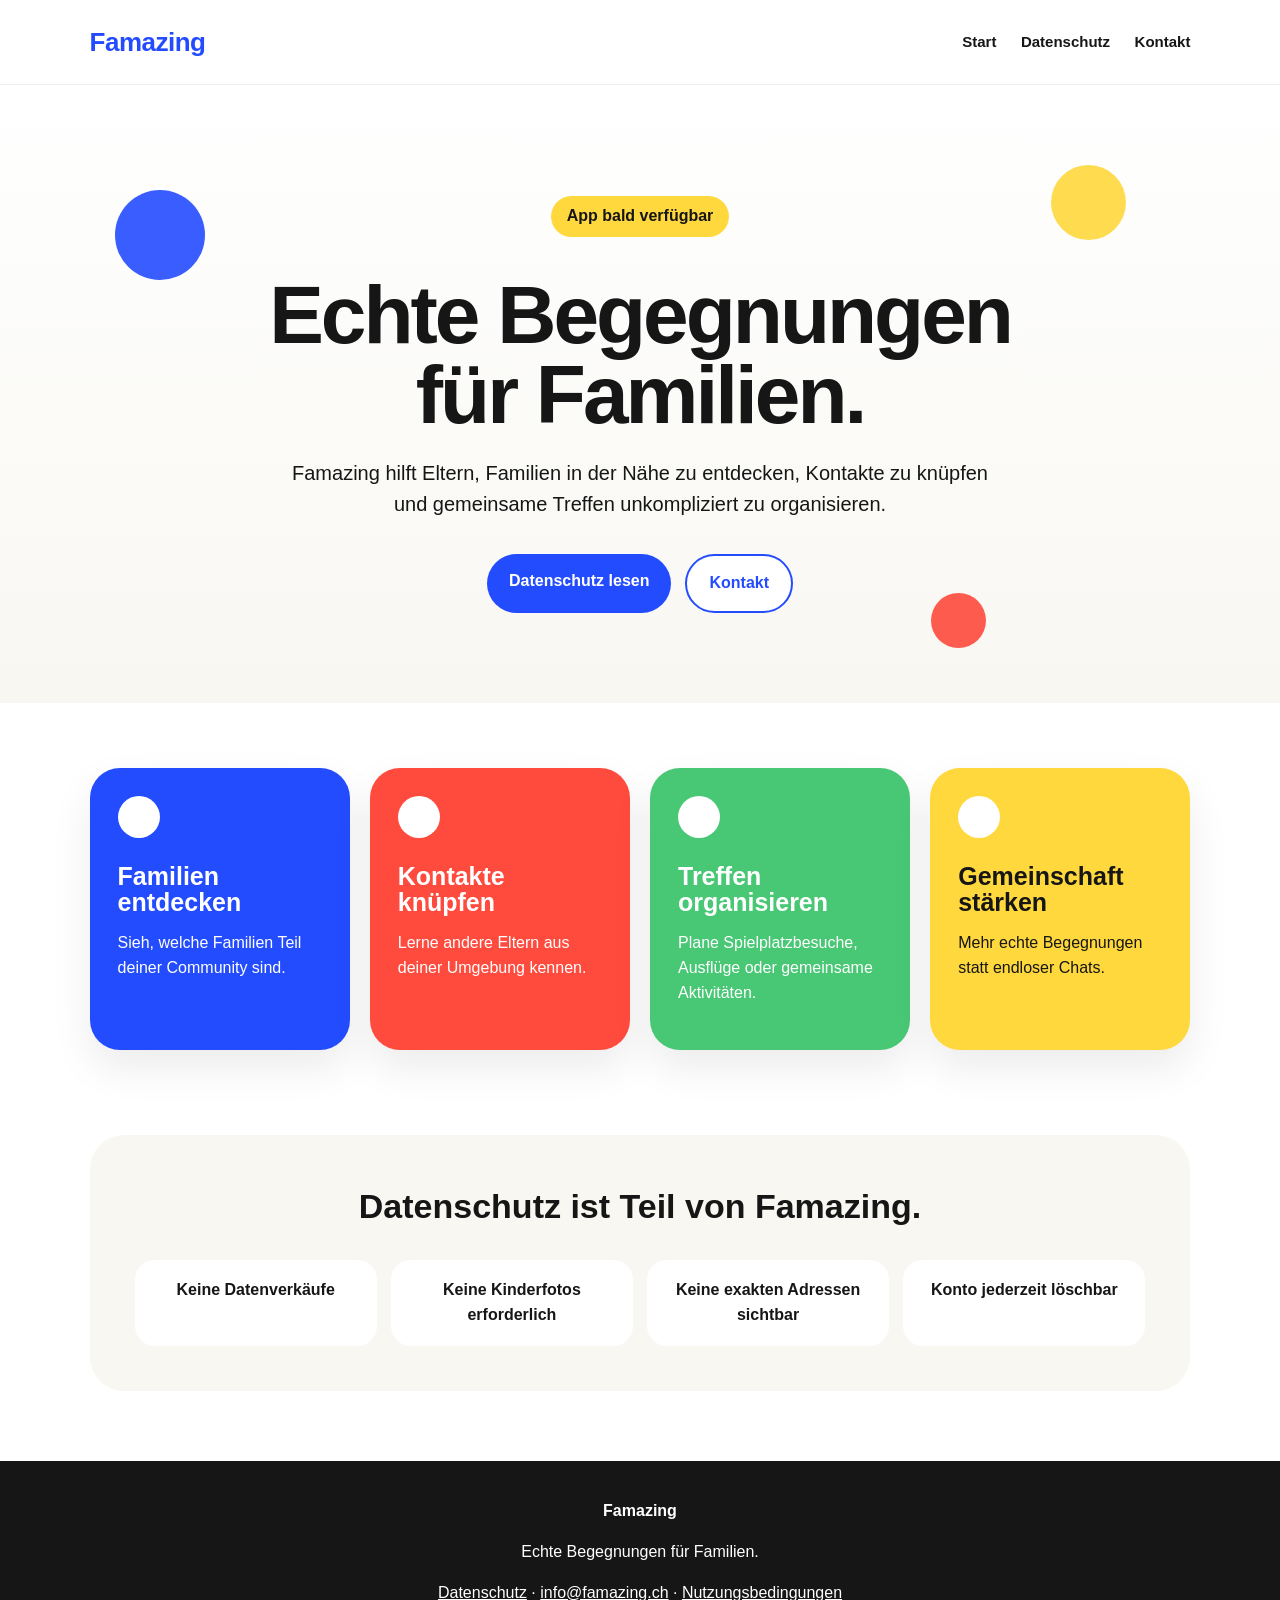
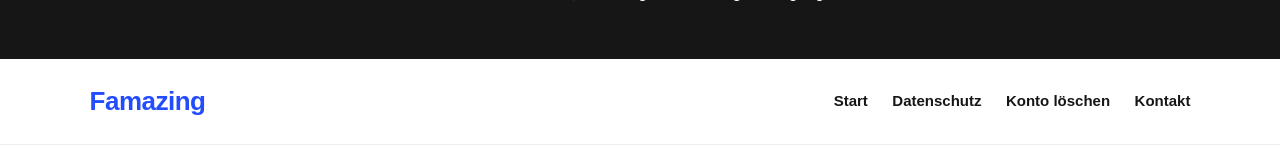
<file: index.html>
<!DOCTYPE html>
<html lang="de">
<head>
  <meta charset="UTF-8" />
  <meta name="viewport" content="width=device-width, initial-scale=1.0" />
  <title>Famazing – Echte Begegnungen für Familien</title>
  <meta name="description" content="Famazing bringt Familien aus der Nachbarschaft zusammen und erleichtert echte Begegnungen." />
  <link rel="stylesheet" href="style.css" />
</head>
<body>
  <header class="nav">
    <div class="brand">Famazing</div>
    <nav>
      <a href="index.html">Start</a>
      <a href="privacy.html">Datenschutz</a>
      <a href="mailto:info@famazing.ch">Kontakt</a>
    </nav>
  </header>

  <main>
    <section class="hero">
      <div class="blob blue"></div>
      <div class="blob yellow"></div>
      <div class="blob red"></div>

      <p class="eyebrow">App bald verfügbar</p>
      <h1>Echte Begegnungen für Familien.</h1>
      <p class="lead">
        Famazing hilft Eltern, Familien in der Nähe zu entdecken, Kontakte zu knüpfen
        und gemeinsame Treffen unkompliziert zu organisieren.
      </p>
      <div class="buttons">
        <a class="btn primary" href="privacy.html">Datenschutz lesen</a>
        <a class="btn secondary" href="mailto:info@famazing.ch">Kontakt</a>
      </div>
    </section>

    <section class="cards">
      <article class="card blue-card">
        <div class="icon">●</div>
        <h2>Familien entdecken</h2>
        <p>Sieh, welche Familien Teil deiner Community sind.</p>
      </article>

      <article class="card red-card">
        <div class="icon">●</div>
        <h2>Kontakte knüpfen</h2>
        <p>Lerne andere Eltern aus deiner Umgebung kennen.</p>
      </article>

      <article class="card green-card">
        <div class="icon">●</div>
        <h2>Treffen organisieren</h2>
        <p>Plane Spielplatzbesuche, Ausflüge oder gemeinsame Aktivitäten.</p>
      </article>

      <article class="card yellow-card">
        <div class="icon">●</div>
        <h2>Gemeinschaft stärken</h2>
        <p>Mehr echte Begegnungen statt endloser Chats.</p>
      </article>
    </section>

    <section class="trust">
      <h2>Datenschutz ist Teil von Famazing.</h2>
      <div class="trust-grid">
        <p>Keine Datenverkäufe</p>
        <p>Keine Kinderfotos erforderlich</p>
        <p>Keine exakten Adressen sichtbar</p>
        <p>Konto jederzeit löschbar</p>
      </div>
    </section>
  </main>

  <footer>
    <strong>Famazing</strong>
    <p>Echte Begegnungen für Familien.</p>
    <p><a href="privacy.html">Datenschutz</a> · <a href="mailto:info@famazing.ch">info@famazing.ch</a> · <a href="terms.html">Nutzungsbedingungen</a></p>
  </footer>
</body>
</html>
<header class="nav">
    <div class="brand">Famazing</div>
    <nav>
      <a href="index.html">Start</a>
      <a href="privacy.html">Datenschutz</a>
      <a href="konto-loeschen.html">Konto löschen</a>
      <a href="mailto:info@famazing.ch">Kontakt</a>
    </nav>
  </header>
</file>
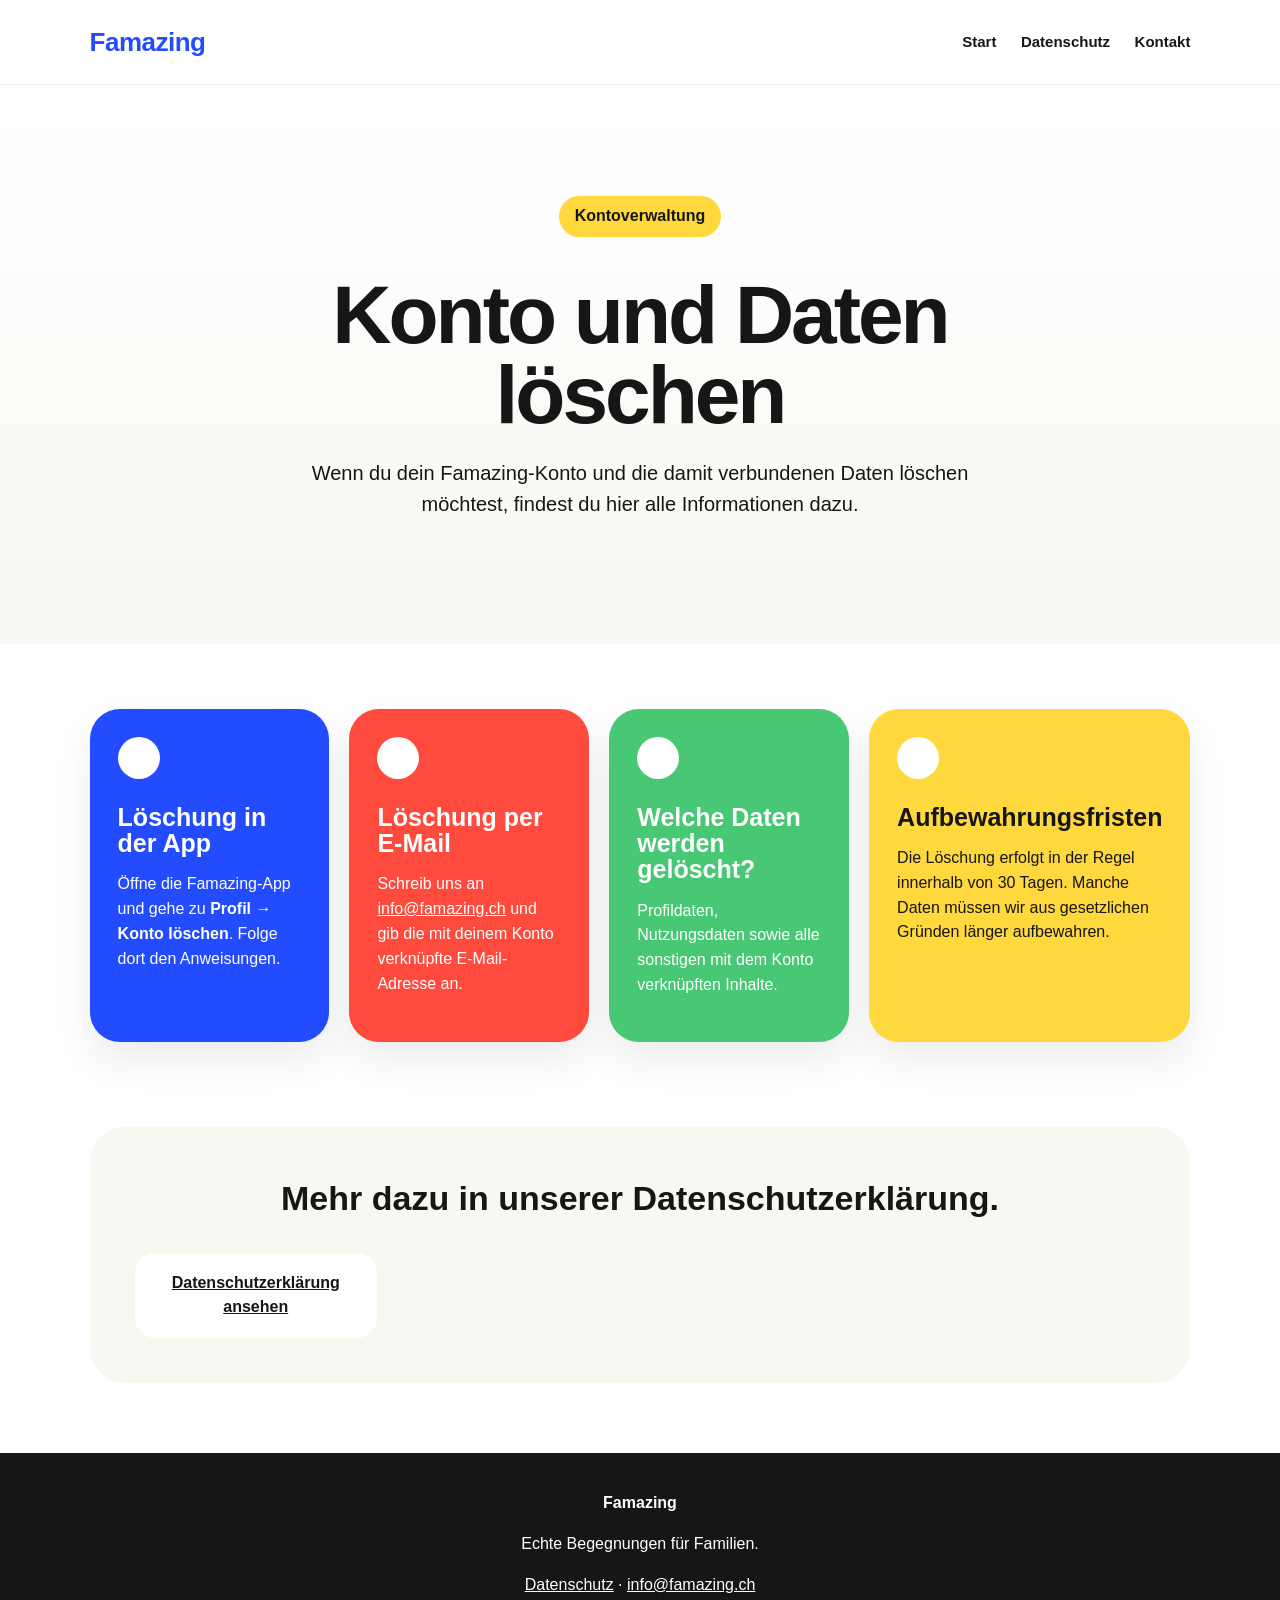
<file: konto-loeschen.html>
<!DOCTYPE html>
<html lang="de">
<head>
  <meta charset="UTF-8" />
  <meta name="viewport" content="width=device-width, initial-scale=1.0" />
  <title>Konto löschen – Famazing</title>
  <meta name="description" content="So kannst du dein Famazing-Konto und deine Daten löschen." />
  <link rel="stylesheet" href="style.css" />
</head>
<body>
  <header class="nav">
    <div class="brand">Famazing</div>
    <nav>
      <a href="index.html">Start</a>
      <a href="privacy.html">Datenschutz</a>
      <a href="mailto:info@famazing.ch">Kontakt</a>
    </nav>
  </header>

  <main>
    <section class="hero">
      <p class="eyebrow">Kontoverwaltung</p>
      <h1>Konto und Daten löschen</h1>
      <p class="lead">
        Wenn du dein Famazing-Konto und die damit verbundenen Daten löschen möchtest,
        findest du hier alle Informationen dazu.
      </p>
    </section>

    <section class="cards">
      <article class="card blue-card">
        <div class="icon">●</div>
        <h2>Löschung in der App</h2>
        <p>Öffne die Famazing-App und gehe zu <strong>Profil → Konto löschen</strong>. Folge dort den Anweisungen.</p>
      </article>

      <article class="card red-card">
        <div class="icon">●</div>
        <h2>Löschung per E-Mail</h2>
        <p>Schreib uns an <a href="mailto:info@famazing.ch">info@famazing.ch</a> und gib die mit deinem Konto verknüpfte E-Mail-Adresse an.</p>
      </article>

      <article class="card green-card">
        <div class="icon">●</div>
        <h2>Welche Daten werden gelöscht?</h2>
        <p>Profildaten, Nutzungsdaten sowie alle sonstigen mit dem Konto verknüpften Inhalte.</p>
      </article>

      <article class="card yellow-card">
        <div class="icon">●</div>
        <h2>Aufbewahrungsfristen</h2>
        <p>Die Löschung erfolgt in der Regel innerhalb von 30 Tagen. Manche Daten müssen wir aus gesetzlichen Gründen länger aufbewahren.</p>
      </article>
    </section>

    <section class="trust">
      <h2>Mehr dazu in unserer Datenschutzerklärung.</h2>
      <div class="trust-grid">
        <p><a href="privacy.html">Datenschutzerklärung ansehen</a></p>
      </div>
    </section>
  </main>

  <footer>
    <strong>Famazing</strong>
    <p>Echte Begegnungen für Familien.</p>
    <p><a href="privacy.html">Datenschutz</a> · <a href="mailto:info@famazing.ch">info@famazing.ch</a></p>
  </footer>
</body>
</html>
</file>
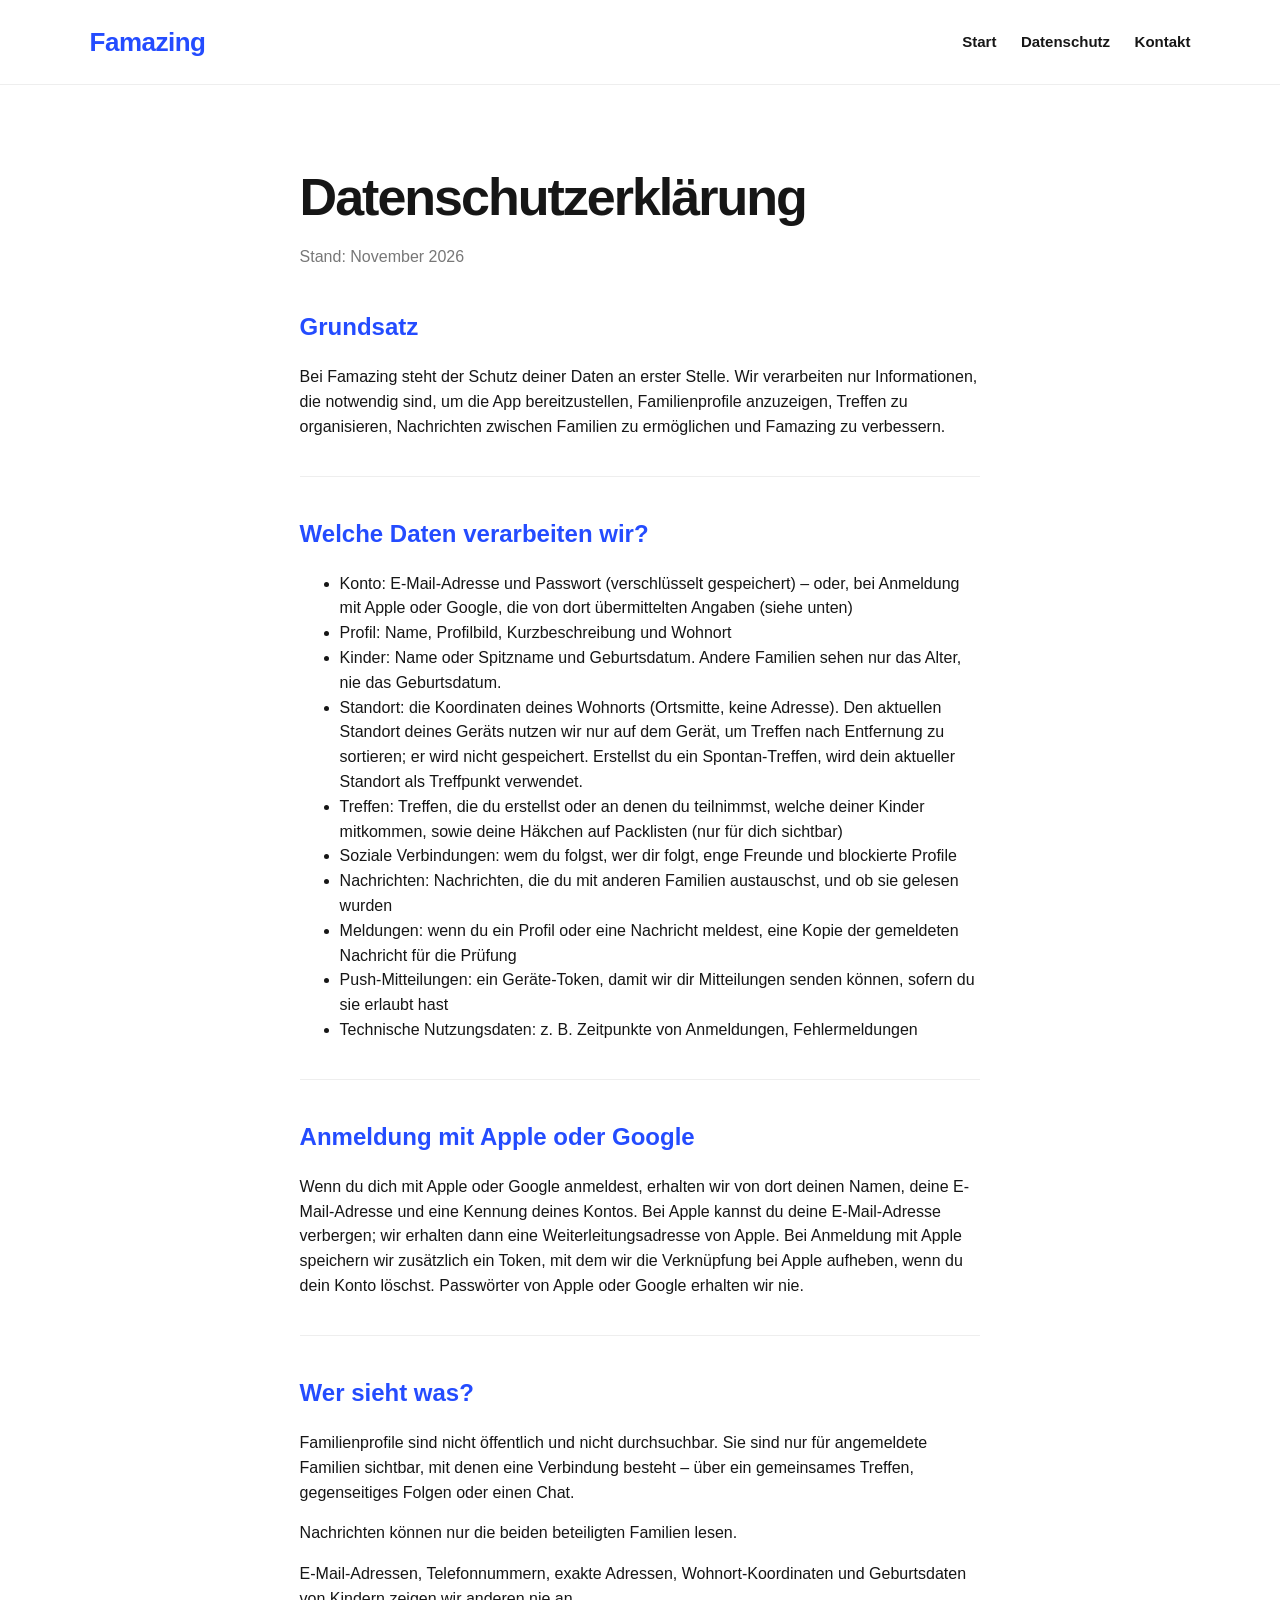
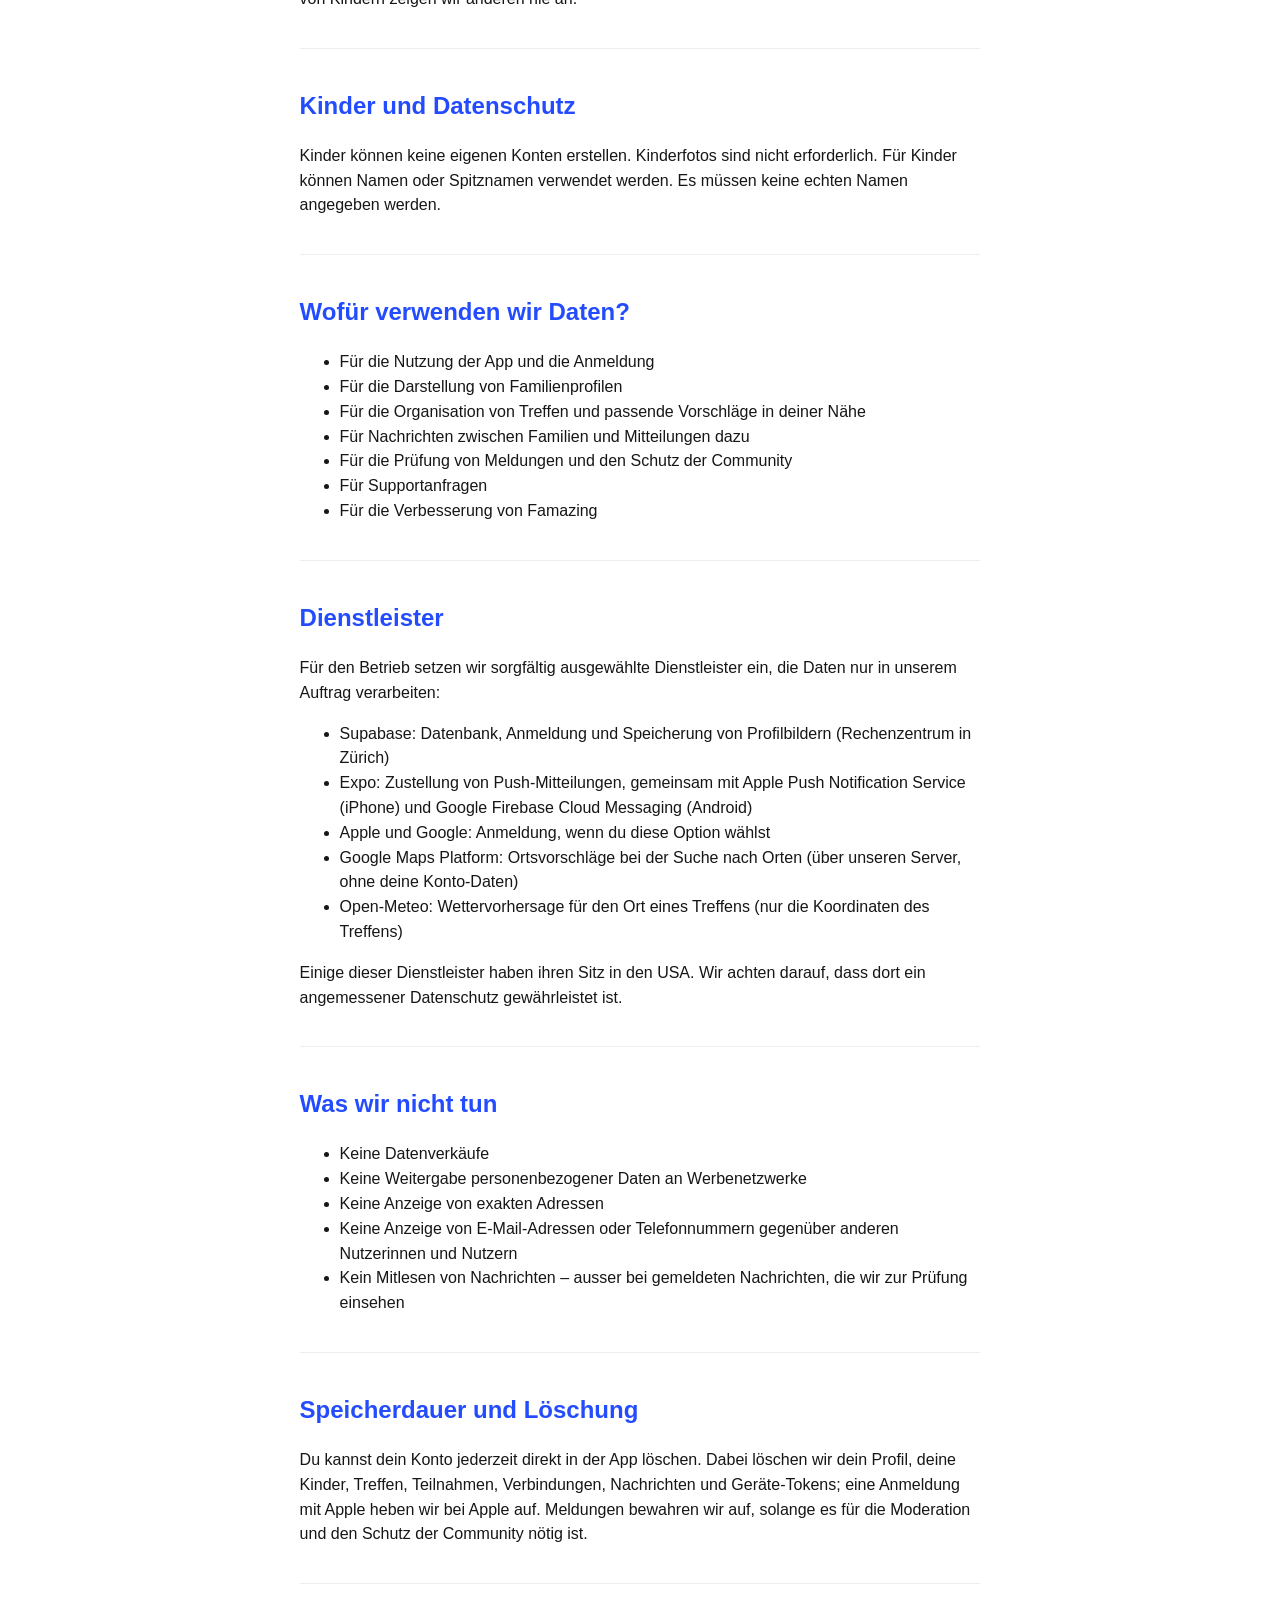
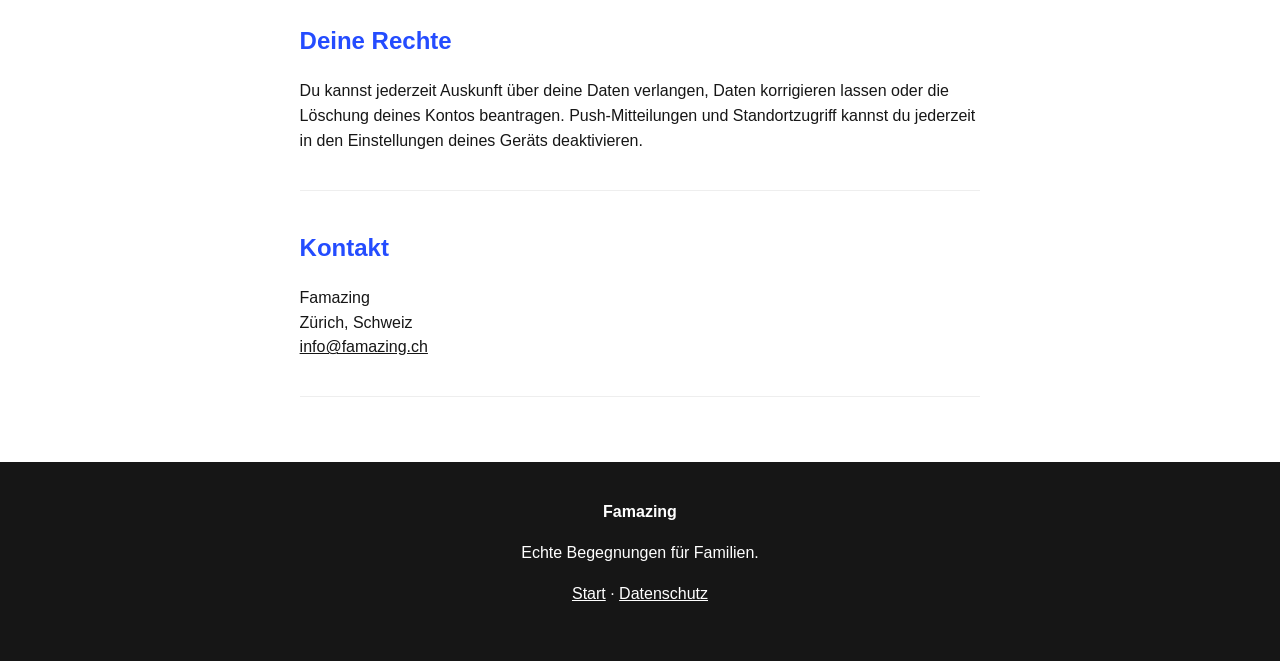
<file: privacy.html>
<!DOCTYPE html>
<html lang="de">
<head>
  <meta charset="UTF-8" />
  <meta name="viewport" content="width=device-width, initial-scale=1" />
  <title>Datenschutzerklärung – Famazing</title>
  <meta name="description" content="Datenschutzerklärung der Famazing-App" />
  <link rel="stylesheet" href="style.css" />
</head>
<body>
  <header class="nav">
    <div class="brand">Famazing</div>
    <nav>
      <a href="index.html">Start</a>
      <a href="privacy.html">Datenschutz</a>
      <a href="mailto:info@famazing.ch">Kontakt</a>
    </nav>
  </header>
  <main class="legal">
    <h1>Datenschutzerklärung</h1>
    <p class="muted">Stand: November 2026</p>
    <section>
      <h2>Grundsatz</h2>
      <p>Bei Famazing steht der Schutz deiner Daten an erster Stelle. Wir verarbeiten nur Informationen, die notwendig sind, um die App bereitzustellen, Familienprofile anzuzeigen, Treffen zu organisieren, Nachrichten zwischen Familien zu ermöglichen und Famazing zu verbessern.</p>
    </section>
    <section>
      <h2>Welche Daten verarbeiten wir?</h2>
      <ul>
        <li>Konto: E-Mail-Adresse und Passwort (verschlüsselt gespeichert) – oder, bei Anmeldung mit Apple oder Google, die von dort übermittelten Angaben (siehe unten)</li>
        <li>Profil: Name, Profilbild, Kurzbeschreibung und Wohnort</li>
        <li>Kinder: Name oder Spitzname und Geburtsdatum. Andere Familien sehen nur das Alter, nie das Geburtsdatum.</li>
        <li>Standort: die Koordinaten deines Wohnorts (Ortsmitte, keine Adresse). Den aktuellen Standort deines Geräts nutzen wir nur auf dem Gerät, um Treffen nach Entfernung zu sortieren; er wird nicht gespeichert. Erstellst du ein Spontan-Treffen, wird dein aktueller Standort als Treffpunkt verwendet.</li>
        <li>Treffen: Treffen, die du erstellst oder an denen du teilnimmst, welche deiner Kinder mitkommen, sowie deine Häkchen auf Packlisten (nur für dich sichtbar)</li>
        <li>Soziale Verbindungen: wem du folgst, wer dir folgt, enge Freunde und blockierte Profile</li>
        <li>Nachrichten: Nachrichten, die du mit anderen Familien austauschst, und ob sie gelesen wurden</li>
        <li>Meldungen: wenn du ein Profil oder eine Nachricht meldest, eine Kopie der gemeldeten Nachricht für die Prüfung</li>
        <li>Push-Mitteilungen: ein Geräte-Token, damit wir dir Mitteilungen senden können, sofern du sie erlaubt hast</li>
        <li>Technische Nutzungsdaten: z. B. Zeitpunkte von Anmeldungen, Fehlermeldungen</li>
      </ul>
    </section>
    <section>
      <h2>Anmeldung mit Apple oder Google</h2>
      <p>Wenn du dich mit Apple oder Google anmeldest, erhalten wir von dort deinen Namen, deine E-Mail-Adresse und eine Kennung deines Kontos. Bei Apple kannst du deine E-Mail-Adresse verbergen; wir erhalten dann eine Weiterleitungsadresse von Apple. Bei Anmeldung mit Apple speichern wir zusätzlich ein Token, mit dem wir die Verknüpfung bei Apple aufheben, wenn du dein Konto löschst. Passwörter von Apple oder Google erhalten wir nie.</p>
    </section>
    <section>
      <h2>Wer sieht was?</h2>
      <p>Familienprofile sind nicht öffentlich und nicht durchsuchbar. Sie sind nur für angemeldete Familien sichtbar, mit denen eine Verbindung besteht – über ein gemeinsames Treffen, gegenseitiges Folgen oder einen Chat.</p>
      <p>Nachrichten können nur die beiden beteiligten Familien lesen.</p>
      <p>E-Mail-Adressen, Telefonnummern, exakte Adressen, Wohnort-Koordinaten und Geburtsdaten von Kindern zeigen wir anderen nie an.</p>
    </section>
    <section>
      <h2>Kinder und Datenschutz</h2>
      <p>Kinder können keine eigenen Konten erstellen. Kinderfotos sind nicht erforderlich. Für Kinder können Namen oder Spitznamen verwendet werden. Es müssen keine echten Namen angegeben werden.</p>
    </section>
    <section>
      <h2>Wofür verwenden wir Daten?</h2>
      <ul>
        <li>Für die Nutzung der App und die Anmeldung</li>
        <li>Für die Darstellung von Familienprofilen</li>
        <li>Für die Organisation von Treffen und passende Vorschläge in deiner Nähe</li>
        <li>Für Nachrichten zwischen Familien und Mitteilungen dazu</li>
        <li>Für die Prüfung von Meldungen und den Schutz der Community</li>
        <li>Für Supportanfragen</li>
        <li>Für die Verbesserung von Famazing</li>
      </ul>
    </section>
    <section>
      <h2>Dienstleister</h2>
      <p>Für den Betrieb setzen wir sorgfältig ausgewählte Dienstleister ein, die Daten nur in unserem Auftrag verarbeiten:</p>
      <ul>
        <li>Supabase: Datenbank, Anmeldung und Speicherung von Profilbildern (Rechenzentrum in Zürich)</li>
        <li>Expo: Zustellung von Push-Mitteilungen, gemeinsam mit Apple Push Notification Service (iPhone) und Google Firebase Cloud Messaging (Android)</li>
        <li>Apple und Google: Anmeldung, wenn du diese Option wählst</li>
        <li>Google Maps Platform: Ortsvorschläge bei der Suche nach Orten (über unseren Server, ohne deine Konto-Daten)</li>
        <li>Open-Meteo: Wettervorhersage für den Ort eines Treffens (nur die Koordinaten des Treffens)</li>
      </ul>
      <p>Einige dieser Dienstleister haben ihren Sitz in den USA. Wir achten darauf, dass dort ein angemessener Datenschutz gewährleistet ist.</p>
    </section>
    <section>
      <h2>Was wir nicht tun</h2>
      <ul>
        <li>Keine Datenverkäufe</li>
        <li>Keine Weitergabe personenbezogener Daten an Werbenetzwerke</li>
        <li>Keine Anzeige von exakten Adressen</li>
        <li>Keine Anzeige von E-Mail-Adressen oder Telefonnummern gegenüber anderen Nutzerinnen und Nutzern</li>
        <li>Kein Mitlesen von Nachrichten – ausser bei gemeldeten Nachrichten, die wir zur Prüfung einsehen</li>
      </ul>
    </section>
    <section>
      <h2>Speicherdauer und Löschung</h2>
      <p>Du kannst dein Konto jederzeit direkt in der App löschen. Dabei löschen wir dein Profil, deine Kinder, Treffen, Teilnahmen, Verbindungen, Nachrichten und Geräte-Tokens; eine Anmeldung mit Apple heben wir bei Apple auf. Meldungen bewahren wir auf, solange es für die Moderation und den Schutz der Community nötig ist.</p>
    </section>
    <section>
      <h2>Deine Rechte</h2>
      <p>Du kannst jederzeit Auskunft über deine Daten verlangen, Daten korrigieren lassen oder die Löschung deines Kontos beantragen. Push-Mitteilungen und Standortzugriff kannst du jederzeit in den Einstellungen deines Geräts deaktivieren.</p>
    </section>
    <section>
      <h2>Kontakt</h2>
      <p>Famazing<br />Zürich, Schweiz<br /><a href="mailto:info@famazing.ch">info@famazing.ch</a></p>
    </section>
  </main>
  <footer>
    <strong>Famazing</strong>
    <p>Echte Begegnungen für Familien.</p>
    <p><a href="index.html">Start</a> · <a href="privacy.html">Datenschutz</a></p>
  </footer>
</body>
</html>
</file>
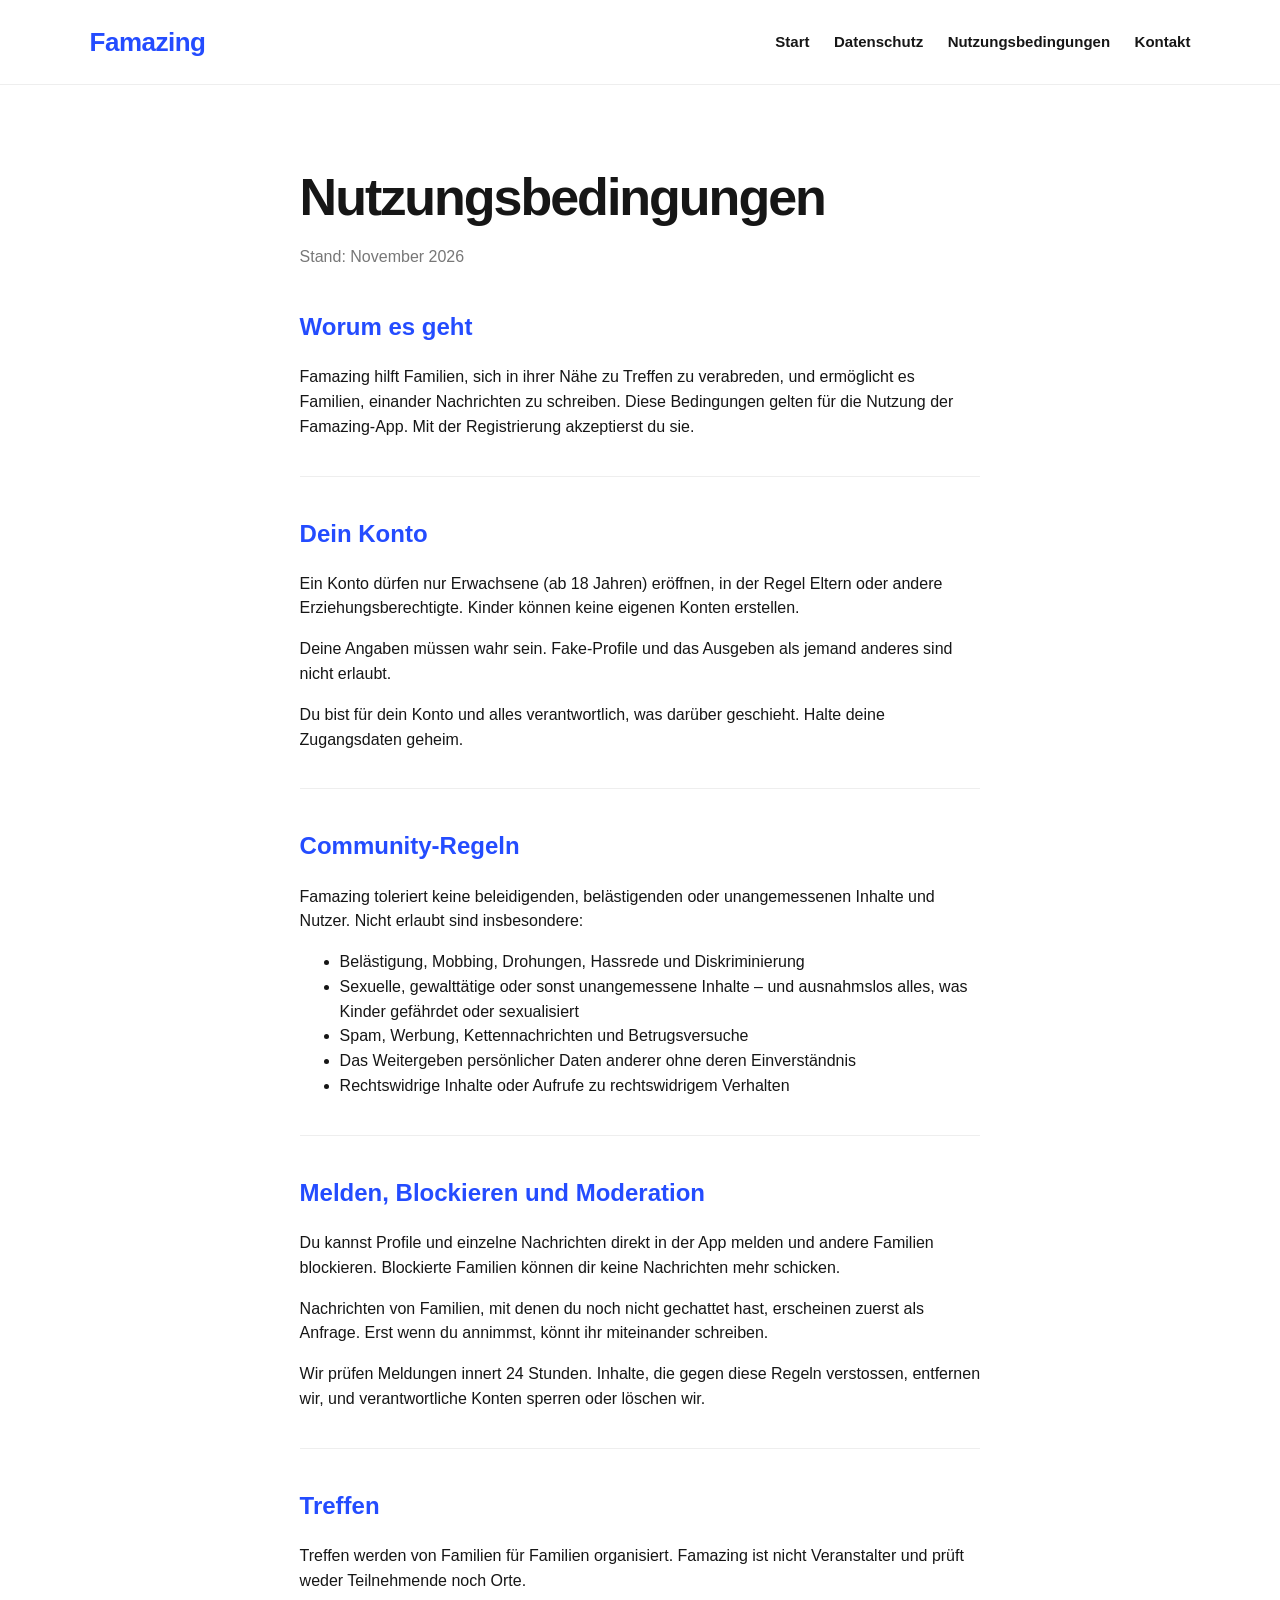
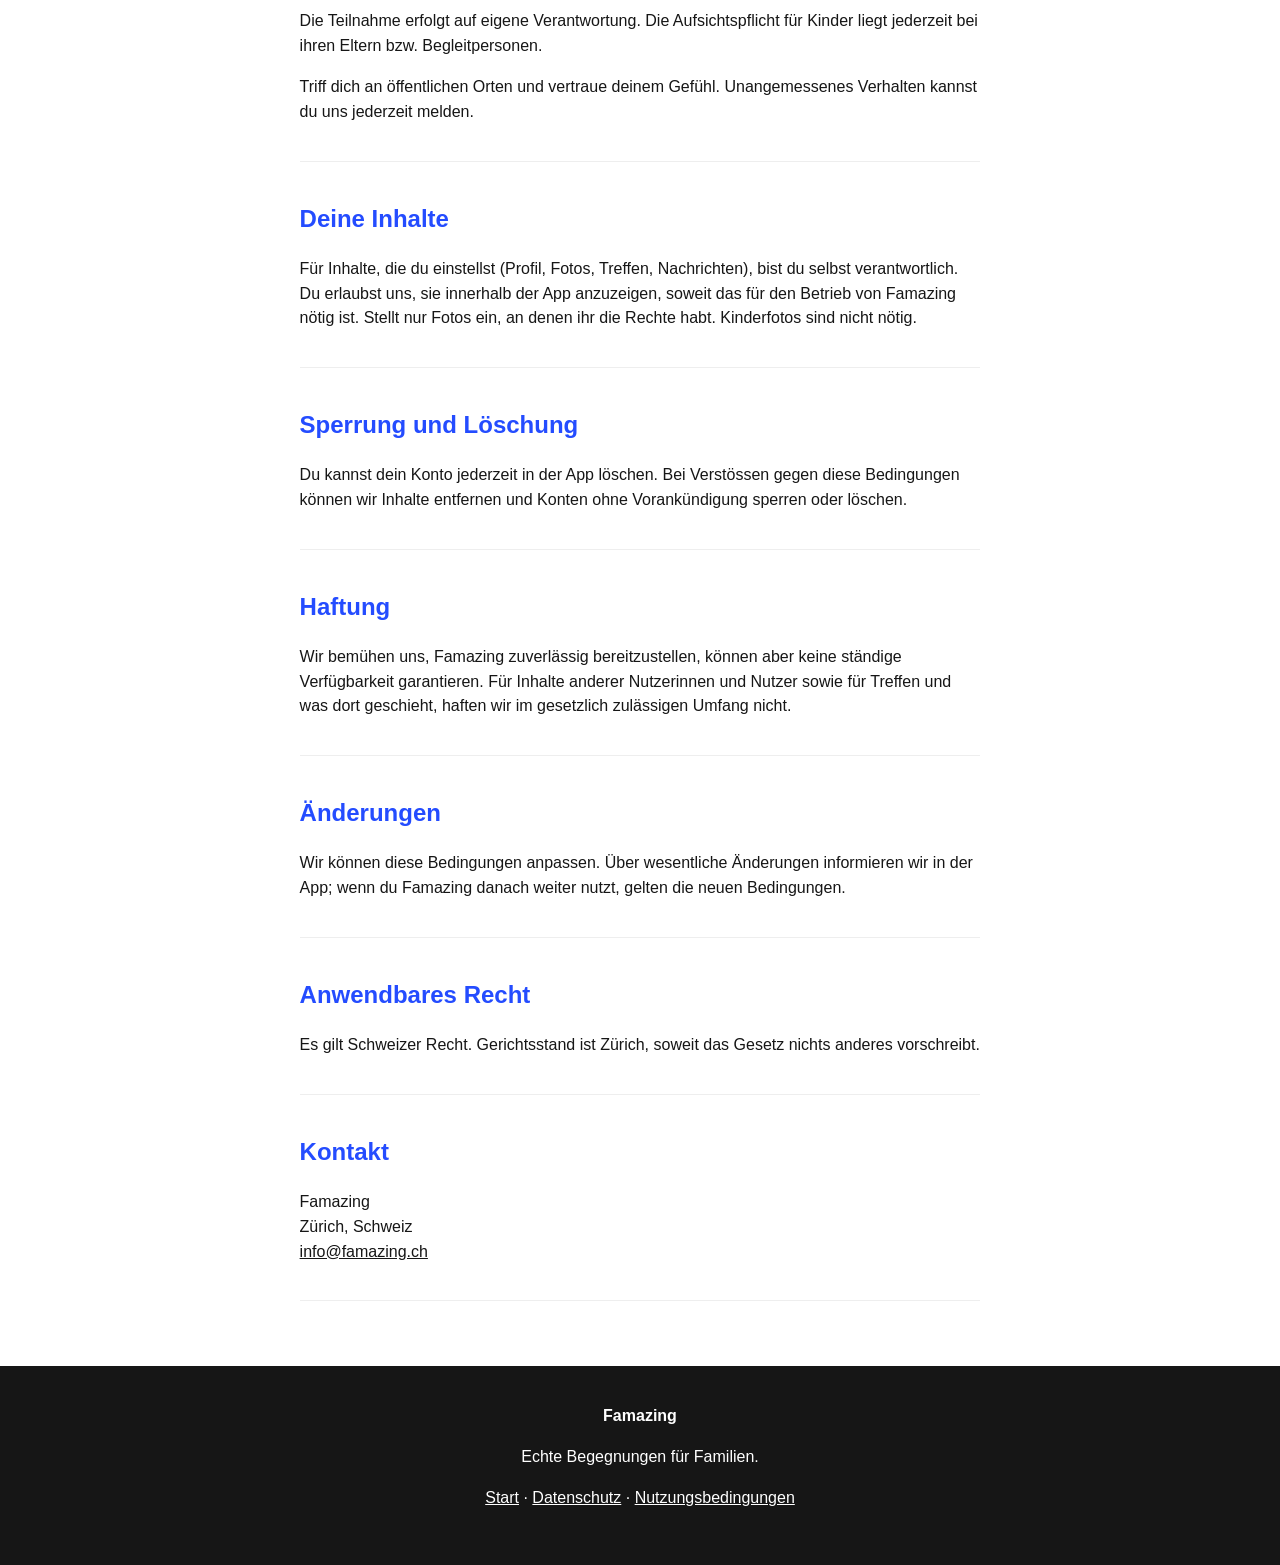
<file: terms.html>
<!DOCTYPE html>
<html lang="de">
<head>
  <meta charset="UTF-8" />
  <meta name="viewport" content="width=device-width, initial-scale=1" />
  <title>Nutzungsbedingungen – Famazing</title>
  <meta name="description" content="Nutzungsbedingungen der Famazing-App" />
  <link rel="stylesheet" href="style.css" />
</head>
<body>
  <header class="nav">
    <div class="brand">Famazing</div>
    <nav>
      <a href="index.html">Start</a>
      <a href="privacy.html">Datenschutz</a>
      <a href="terms.html">Nutzungsbedingungen</a>
      <a href="mailto:info@famazing.ch">Kontakt</a>
    </nav>
  </header>
  <main class="legal">
    <h1>Nutzungsbedingungen</h1>
    <p class="muted">Stand: November 2026</p>
    <section>
      <h2>Worum es geht</h2>
      <p>Famazing hilft Familien, sich in ihrer Nähe zu Treffen zu verabreden, und ermöglicht es Familien, einander Nachrichten zu schreiben. Diese Bedingungen gelten für die Nutzung der Famazing-App. Mit der Registrierung akzeptierst du sie.</p>
    </section>
    <section>
      <h2>Dein Konto</h2>
      <p>Ein Konto dürfen nur Erwachsene (ab 18 Jahren) eröffnen, in der Regel Eltern oder andere Erziehungsberechtigte. Kinder können keine eigenen Konten erstellen.</p>
      <p>Deine Angaben müssen wahr sein. Fake-Profile und das Ausgeben als jemand anderes sind nicht erlaubt.</p>
      <p>Du bist für dein Konto und alles verantwortlich, was darüber geschieht. Halte deine Zugangsdaten geheim.</p>
    </section>
    <section>
      <h2>Community-Regeln</h2>
      <p>Famazing toleriert keine beleidigenden, belästigenden oder unangemessenen Inhalte und Nutzer. Nicht erlaubt sind insbesondere:</p>
      <ul>
        <li>Belästigung, Mobbing, Drohungen, Hassrede und Diskriminierung</li>
        <li>Sexuelle, gewalttätige oder sonst unangemessene Inhalte – und ausnahmslos alles, was Kinder gefährdet oder sexualisiert</li>
        <li>Spam, Werbung, Kettennachrichten und Betrugsversuche</li>
        <li>Das Weitergeben persönlicher Daten anderer ohne deren Einverständnis</li>
        <li>Rechtswidrige Inhalte oder Aufrufe zu rechtswidrigem Verhalten</li>
      </ul>
    </section>
    <section>
      <h2>Melden, Blockieren und Moderation</h2>
      <p>Du kannst Profile und einzelne Nachrichten direkt in der App melden und andere Familien blockieren. Blockierte Familien können dir keine Nachrichten mehr schicken.</p>
      <p>Nachrichten von Familien, mit denen du noch nicht gechattet hast, erscheinen zuerst als Anfrage. Erst wenn du annimmst, könnt ihr miteinander schreiben.</p>
      <p>Wir prüfen Meldungen innert 24 Stunden. Inhalte, die gegen diese Regeln verstossen, entfernen wir, und verantwortliche Konten sperren oder löschen wir.</p>
    </section>
    <section>
      <h2>Treffen</h2>
      <p>Treffen werden von Familien für Familien organisiert. Famazing ist nicht Veranstalter und prüft weder Teilnehmende noch Orte.</p>
      <p>Die Teilnahme erfolgt auf eigene Verantwortung. Die Aufsichtspflicht für Kinder liegt jederzeit bei ihren Eltern bzw. Begleitpersonen.</p>
      <p>Triff dich an öffentlichen Orten und vertraue deinem Gefühl. Unangemessenes Verhalten kannst du uns jederzeit melden.</p>
    </section>
    <section>
      <h2>Deine Inhalte</h2>
      <p>Für Inhalte, die du einstellst (Profil, Fotos, Treffen, Nachrichten), bist du selbst verantwortlich. Du erlaubst uns, sie innerhalb der App anzuzeigen, soweit das für den Betrieb von Famazing nötig ist. Stellt nur Fotos ein, an denen ihr die Rechte habt. Kinderfotos sind nicht nötig.</p>
    </section>
    <section>
      <h2>Sperrung und Löschung</h2>
      <p>Du kannst dein Konto jederzeit in der App löschen. Bei Verstössen gegen diese Bedingungen können wir Inhalte entfernen und Konten ohne Vorankündigung sperren oder löschen.</p>
    </section>
    <section>
      <h2>Haftung</h2>
      <p>Wir bemühen uns, Famazing zuverlässig bereitzustellen, können aber keine ständige Verfügbarkeit garantieren. Für Inhalte anderer Nutzerinnen und Nutzer sowie für Treffen und was dort geschieht, haften wir im gesetzlich zulässigen Umfang nicht.</p>
    </section>
    <section>
      <h2>Änderungen</h2>
      <p>Wir können diese Bedingungen anpassen. Über wesentliche Änderungen informieren wir in der App; wenn du Famazing danach weiter nutzt, gelten die neuen Bedingungen.</p>
    </section>
    <section>
      <h2>Anwendbares Recht</h2>
      <p>Es gilt Schweizer Recht. Gerichtsstand ist Zürich, soweit das Gesetz nichts anderes vorschreibt.</p>
    </section>
    <section>
      <h2>Kontakt</h2>
      <p>Famazing<br />Zürich, Schweiz<br /><a href="mailto:info@famazing.ch">info@famazing.ch</a></p>
    </section>
  </main>
  <footer>
    <strong>Famazing</strong>
    <p>Echte Begegnungen für Familien.</p>
    <p><a href="index.html">Start</a> · <a href="privacy.html">Datenschutz</a> · <a href="terms.html">Nutzungsbedingungen</a></p>
  </footer>
</body>
</html>
</file>
<file: style.css>
:root{
  --blue:#244CFF;
  --yellow:#FFD83D;
  --red:#FF4B3E;
  --green:#48C774;
  --dark:#161616;
  --soft:#F8F7F2;
}

*{box-sizing:border-box}

body{
  margin:0;
  font-family: Arial, Helvetica, sans-serif;
  color:var(--dark);
  background:white;
  line-height:1.55;
}

a{color:inherit}

.nav{
  display:flex;
  justify-content:space-between;
  align-items:center;
  padding:22px 7%;
  border-bottom:1px solid #eee;
  background:white;
  position:sticky;
  top:0;
  z-index:10;
}

.brand{
  font-size:26px;
  font-weight:900;
  color:var(--blue);
  letter-spacing:-0.5px;
}

nav a{
  margin-left:20px;
  text-decoration:none;
  font-weight:700;
  font-size:15px;
}

.hero{
  position:relative;
  overflow:hidden;
  padding:95px 7% 90px;
  text-align:center;
  background:linear-gradient(180deg,#fff 0%,var(--soft) 100%);
}

.eyebrow{
  display:inline-block;
  background:var(--yellow);
  padding:8px 16px;
  border-radius:999px;
  font-weight:800;
}

h1{
  font-size:clamp(42px,8vw,82px);
  line-height:0.98;
  letter-spacing:-3px;
  margin:22px auto;
  max-width:850px;
}

.lead{
  max-width:720px;
  margin:0 auto 34px;
  font-size:20px;
}

.buttons{
  display:flex;
  gap:14px;
  justify-content:center;
  flex-wrap:wrap;
}

.btn{
  padding:15px 22px;
  border-radius:999px;
  text-decoration:none;
  font-weight:900;
}

.primary{
  background:var(--blue);
  color:white;
}

.secondary{
  background:white;
  border:2px solid var(--blue);
  color:var(--blue);
}

.blob{
  position:absolute;
  border-radius:50%;
  opacity:.9;
}

.blob.blue{
  width:90px;height:90px;background:var(--blue);
  left:9%;top:105px;
}

.blob.yellow{
  width:75px;height:75px;background:var(--yellow);
  right:12%;top:80px;
}

.blob.red{
  width:55px;height:55px;background:var(--red);
  right:23%;bottom:55px;
}

.cards{
  display:grid;
  grid-template-columns:repeat(4,1fr);
  gap:20px;
  padding:65px 7%;
}

.card{
  min-height:250px;
  padding:28px;
  border-radius:30px;
  color:white;
  box-shadow:0 18px 40px rgba(0,0,0,.08);
}

.card h2{
  font-size:25px;
  line-height:1.05;
  margin:25px 0 12px;
}

.icon{
  width:42px;
  height:42px;
  border-radius:50%;
  background:white;
  color:transparent;
}

.blue-card{background:var(--blue)}
.red-card{background:var(--red)}
.green-card{background:var(--green)}
.yellow-card{background:var(--yellow); color:#161616}

.trust{
  margin:20px 7% 70px;
  padding:45px;
  border-radius:34px;
  background:var(--soft);
  text-align:center;
}

.trust h2{
  font-size:34px;
  margin-top:0;
}

.trust-grid{
  display:grid;
  grid-template-columns:repeat(4,1fr);
  gap:14px;
  margin-top:25px;
}

.trust-grid p{
  background:white;
  border-radius:20px;
  padding:18px;
  font-weight:800;
  margin:0;
}

.legal{
  max-width:860px;
  margin:0 auto;
  padding:65px 7%;
}

.legal h1{
  font-size:52px;
  letter-spacing:-2px;
  text-align:left;
}

.legal h2{
  margin-top:38px;
  color:var(--blue);
}

.muted{color:#777}

.legal section{
  border-bottom:1px solid #eee;
  padding-bottom:20px;
}

footer{
  padding:38px 7%;
  background:#161616;
  color:white;
  text-align:center;
}

footer a{
  color:white;
}

@media(max-width:900px){
  .cards,.trust-grid{
    grid-template-columns:1fr 1fr;
  }
}

@media(max-width:620px){
  .nav{
    display:block;
    text-align:center;
  }

  nav{
    margin-top:12px;
  }

  nav a{
    margin:0 8px;
  }

  .cards,.trust-grid{
    grid-template-columns:1fr;
  }

  .hero{
    padding-top:65px;
  }

  .blob{
    opacity:.25;
  }

  .legal h1{
    font-size:42px;
  }
}
</file>
